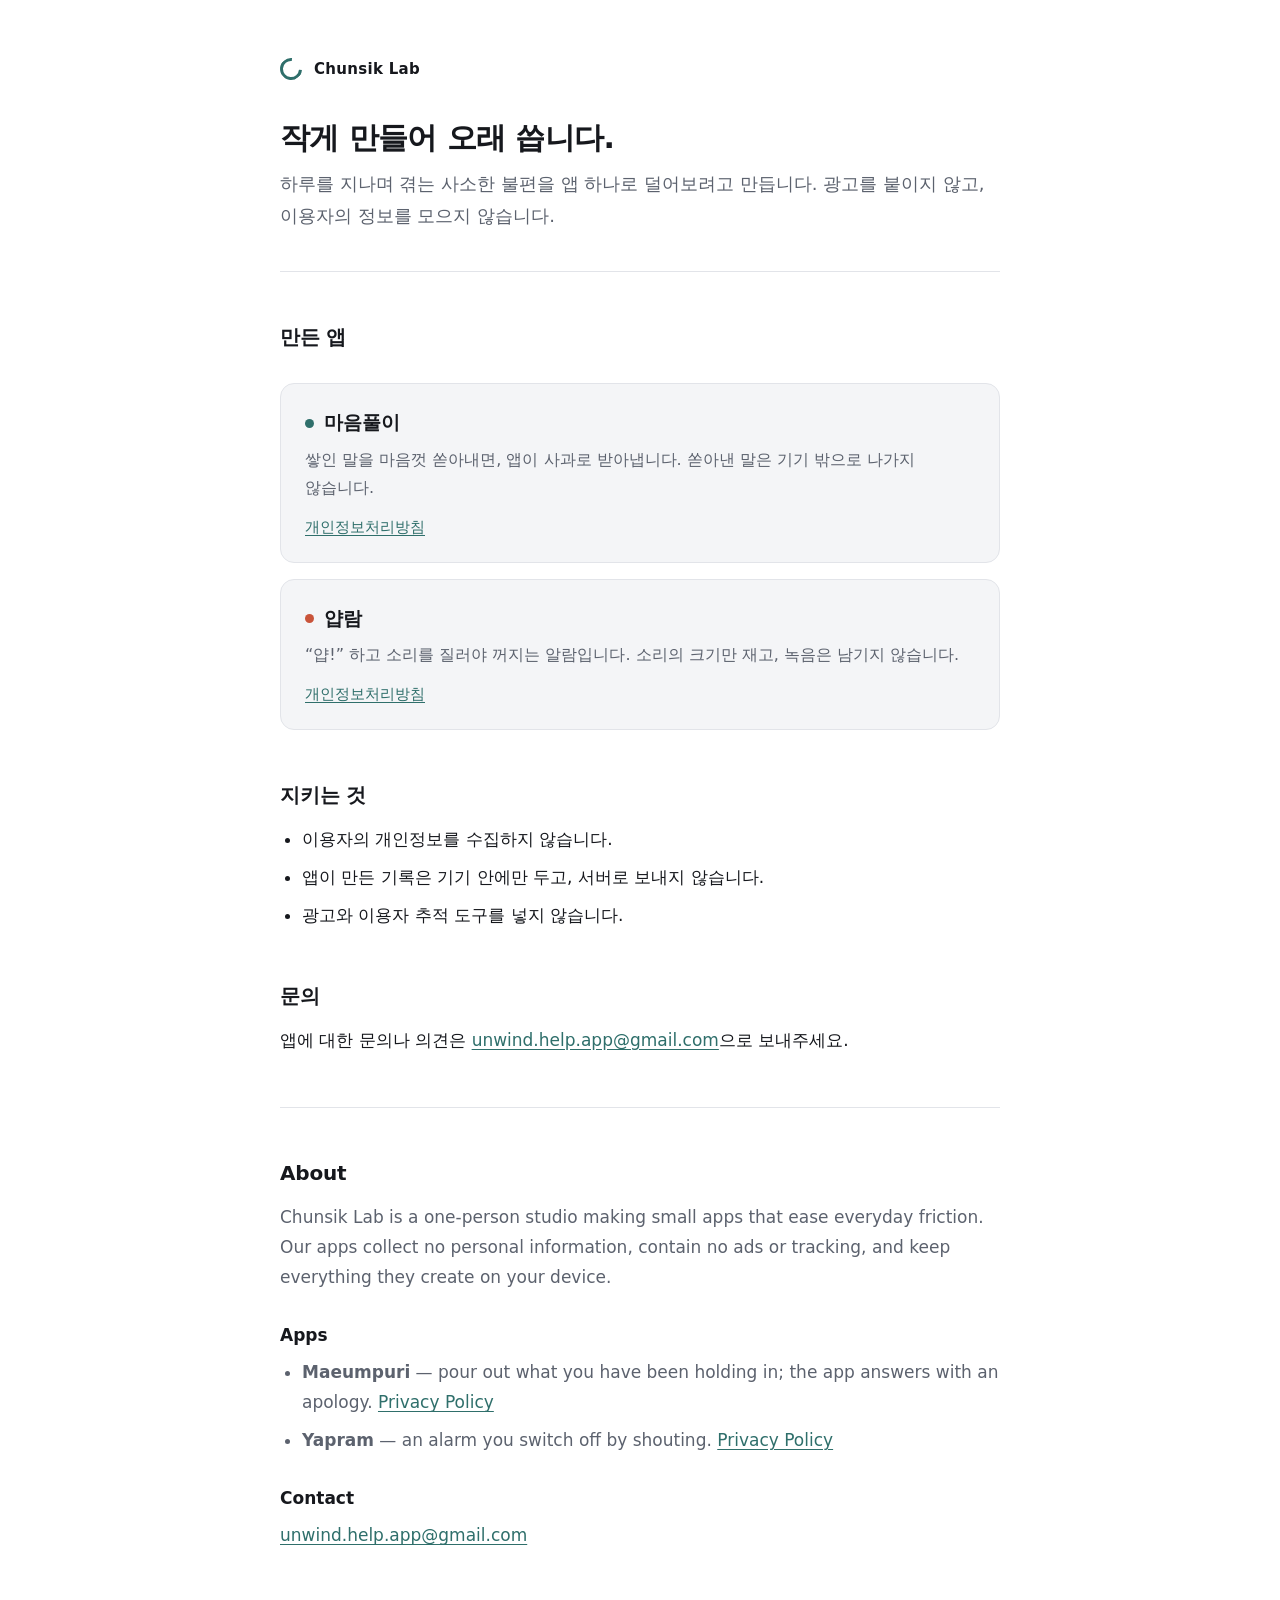
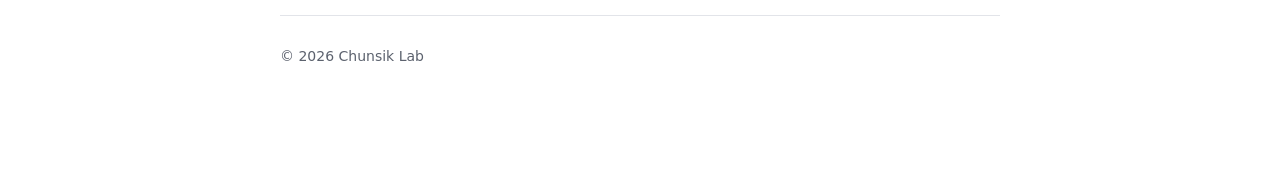
<file: index.html>
<!DOCTYPE html>
<html lang="ko">
<head>
<meta charset="utf-8">
<meta name="viewport" content="width=device-width, initial-scale=1">
<title>Chunsik Lab</title>
<meta name="description" content="Chunsik Lab — 마음풀이, 얍람을 만드는 1인 개발실.">
<link rel="stylesheet" href="/style.css">
</head>
<body>
<div class="wrap">

<header class="site">
  <span class="brand"><span class="ring"></span>Chunsik Lab</span>
  <h1>작게 만들어 오래 씁니다.</h1>
  <p class="lede">
    하루를 지나며 겪는 사소한 불편을 앱 하나로 덜어보려고 만듭니다.
    광고를 붙이지 않고, 이용자의 정보를 모으지 않습니다.
  </p>
</header>

<h2>만든 앱</h2>

<div class="apps">

  <div class="app">
    <div class="name"><span class="dot" style="background: var(--maeumpuri)"></span>마음풀이</div>
    <p class="desc">
      쌓인 말을 마음껏 쏟아내면, 앱이 사과로 받아냅니다.
      쏟아낸 말은 기기 밖으로 나가지 않습니다.
    </p>
    <div class="links">
      <a href="https://halved-surgeon-b8c.notion.site/3b1f6eb639a78007a802ebe2e80e961f">개인정보처리방침</a>
    </div>
  </div>

  <div class="app">
    <div class="name"><span class="dot" style="background: var(--yapram)"></span>얍람</div>
    <p class="desc">
      &ldquo;얍!&rdquo; 하고 소리를 질러야 꺼지는 알람입니다.
      소리의 크기만 재고, 녹음은 남기지 않습니다.
    </p>
    <div class="links">
      <a href="https://halved-surgeon-b8c.notion.site/3b5f6eb639a7800eb91ee7646a6ea461">개인정보처리방침</a>
    </div>
  </div>

</div>

<h2>지키는 것</h2>
<ul>
  <li>이용자의 개인정보를 수집하지 않습니다.</li>
  <li>앱이 만든 기록은 기기 안에만 두고, 서버로 보내지 않습니다.</li>
  <li>광고와 이용자 추적 도구를 넣지 않습니다.</li>
</ul>

<h2>문의</h2>
<p>
  앱에 대한 문의나 의견은 <a href="mailto:unwind.help.app@gmail.com">unwind.help.app@gmail.com</a>으로 보내주세요.
</p>

<hr>

<div lang="en">
  <h2>About</h2>
  <p>
    Chunsik Lab is a one-person studio making small apps that ease everyday friction.
    Our apps collect no personal information, contain no ads or tracking, and keep
    everything they create on your device.
  </p>
  <h3>Apps</h3>
  <ul>
    <li><strong>Maeumpuri</strong> — pour out what you have been holding in; the app answers with an apology. <a href="https://halved-surgeon-b8c.notion.site/3b1f6eb639a78007a802ebe2e80e961f">Privacy Policy</a></li>
    <li><strong>Yapram</strong> — an alarm you switch off by shouting. <a href="https://halved-surgeon-b8c.notion.site/3b5f6eb639a7800eb91ee7646a6ea461">Privacy Policy</a></li>
  </ul>
  <h3>Contact</h3>
  <p><a href="mailto:unwind.help.app@gmail.com">unwind.help.app@gmail.com</a></p>
</div>

<footer class="site">
  <p>&copy; 2026 Chunsik Lab</p>
</footer>

</div>
</body>
</html>
</file>
<file: style.css>
:root {
  --bg: #ffffff;
  --surface: #f4f5f7;
  --border: #e2e4e9;
  --text: #16181d;
  --muted: #5c626e;
  --accent: #2f6f6b;
  --accent-soft: #e6f1f0;
  --maeumpuri: #2f6f6b;
  --yapram: #c9543a;
  --radius: 14px;
  --maxw: 720px;
}

@media (prefers-color-scheme: dark) {
  :root {
    --bg: #101216;
    --surface: #191c22;
    --border: #2a2e37;
    --text: #eceef2;
    --muted: #9ba2b0;
    --accent: #6fb5ae;
    --accent-soft: #1b2a29;
    --maeumpuri: #6fb5ae;
    --yapram: #e4886e;
  }
}

* { box-sizing: border-box; }

html { -webkit-text-size-adjust: 100%; }

body {
  margin: 0;
  padding: 0 20px 96px;
  background: var(--bg);
  color: var(--text);
  font-family: -apple-system, BlinkMacSystemFont, "Pretendard", "Apple SD Gothic Neo",
    "Noto Sans KR", "Malgun Gothic", system-ui, sans-serif;
  font-size: 17px;
  line-height: 1.75;
  word-break: keep-all;
  overflow-wrap: anywhere;
}

.wrap { max-width: var(--maxw); margin: 0 auto; }

header.site {
  padding: 56px 0 40px;
  border-bottom: 1px solid var(--border);
  margin-bottom: 44px;
}

.brand {
  display: inline-flex;
  align-items: center;
  gap: 12px;
  font-size: 15px;
  font-weight: 650;
  letter-spacing: 0.02em;
  color: var(--text);
  text-decoration: none;
}

.brand .ring {
  width: 22px;
  height: 22px;
  border: 3px solid var(--accent);
  border-radius: 50%;
  border-right-color: transparent;
  transform: rotate(-40deg);
  flex: none;
}

h1 {
  font-size: 30px;
  line-height: 1.35;
  letter-spacing: -0.02em;
  margin: 28px 0 10px;
}

h2 {
  font-size: 20px;
  letter-spacing: -0.01em;
  margin: 44px 0 12px;
  padding-top: 4px;
}

h3 { font-size: 17px; margin: 28px 0 8px; }

p { margin: 0 0 16px; }

.lede { color: var(--muted); font-size: 18px; margin-bottom: 0; }

.meta {
  color: var(--muted);
  font-size: 14px;
  margin: 0 0 36px;
}

a { color: var(--accent); text-underline-offset: 3px; }

ul { padding-left: 22px; margin: 0 0 16px; }
li { margin-bottom: 8px; }

.apps { display: grid; gap: 16px; margin: 28px 0 8px; }

.app {
  display: block;
  padding: 22px 24px;
  background: var(--surface);
  border: 1px solid var(--border);
  border-radius: var(--radius);
  text-decoration: none;
  color: inherit;
}

.app .name {
  display: flex;
  align-items: center;
  gap: 10px;
  font-size: 19px;
  font-weight: 650;
  margin-bottom: 6px;
}

.app .dot { width: 9px; height: 9px; border-radius: 50%; flex: none; }
.app .desc { color: var(--muted); font-size: 16px; margin: 0 0 12px; }
.app .links { font-size: 15px; }
.app .links a { margin-right: 16px; }

.callout {
  background: var(--accent-soft);
  border: 1px solid var(--border);
  border-radius: var(--radius);
  padding: 18px 22px;
  margin: 24px 0;
}
.callout p:last-child { margin-bottom: 0; }

table {
  width: 100%;
  border-collapse: collapse;
  margin: 0 0 20px;
  font-size: 16px;
}
th, td {
  text-align: left;
  padding: 11px 14px;
  border-bottom: 1px solid var(--border);
  vertical-align: top;
}
th {
  font-weight: 650;
  background: var(--surface);
  white-space: nowrap;
}
.scroll-x { overflow-x: auto; margin: 0 0 20px; }
.scroll-x table { margin: 0; }

hr {
  border: 0;
  border-top: 1px solid var(--border);
  margin: 52px 0 40px;
}

footer.site {
  margin-top: 64px;
  padding-top: 28px;
  border-top: 1px solid var(--border);
  color: var(--muted);
  font-size: 14px;
}
footer.site a { color: var(--muted); }

.back {
  display: inline-block;
  font-size: 15px;
  margin-bottom: 4px;
  text-decoration: none;
}

[lang="en"] { color: var(--muted); }
[lang="en"] h2, [lang="en"] h3, [lang="en"] th { color: var(--text); }
</file>
